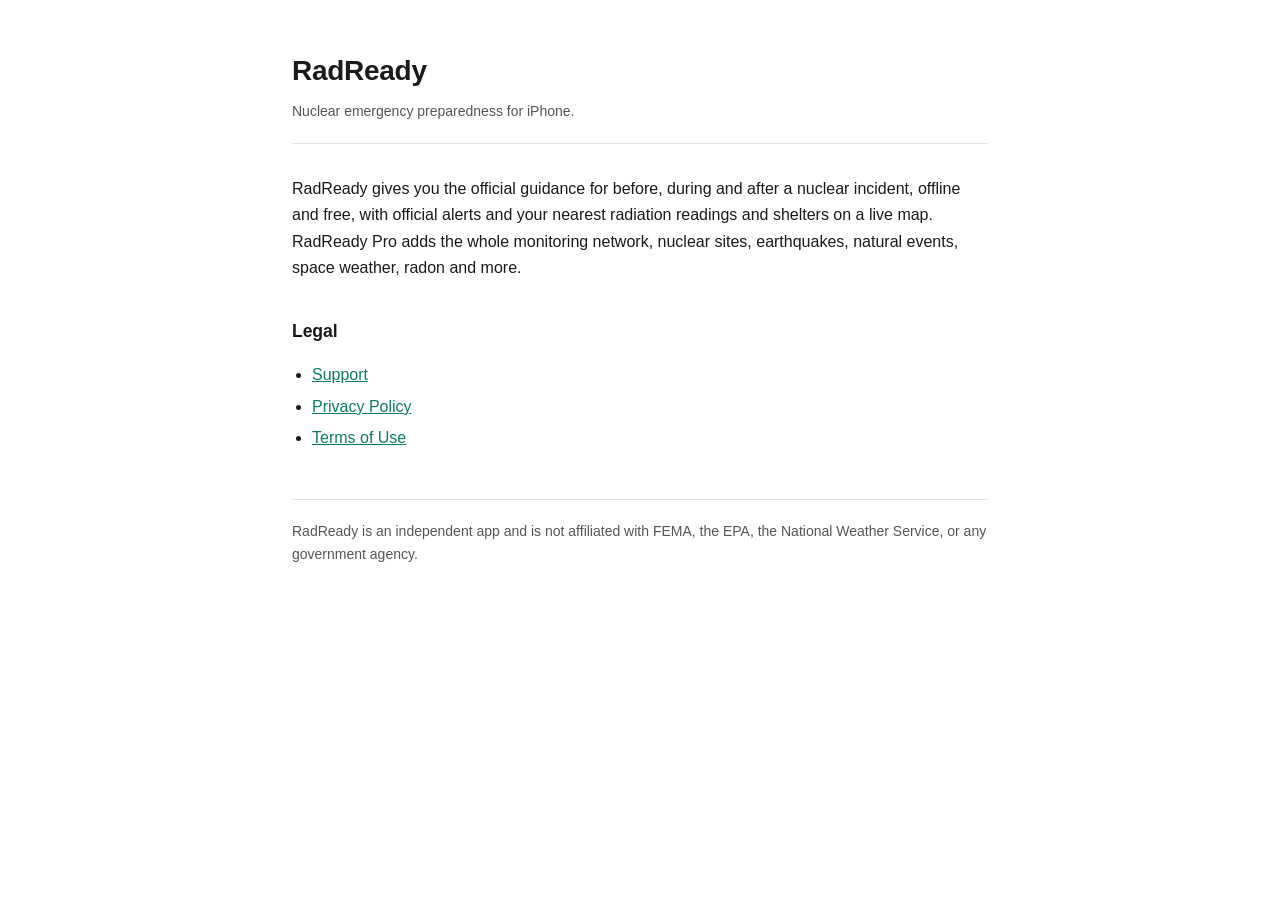
<file: index.html>
<!doctype html>
<html lang="en"><head>
<meta charset="utf-8"><meta name="viewport" content="width=device-width,initial-scale=1">
<title>RadReady</title><link rel="stylesheet" href="_shared.css">
</head><body><div class="wrap">
<header><h1>RadReady</h1><p class="updated">Nuclear emergency preparedness for iPhone.</p></header>
<p>RadReady gives you the official guidance for before, during and after a nuclear incident, offline and free, with official alerts and your nearest radiation readings and shelters on a live map. RadReady Pro adds the whole monitoring network, nuclear sites, earthquakes, natural events, space weather, radon and more.</p>
<h2>Legal</h2>
<ul>
  <li><a href="support/">Support</a></li><li><a href="privacy/">Privacy Policy</a></li>
  <li><a href="terms/">Terms of Use</a></li>
</ul>
<footer>RadReady is an independent app and is not affiliated with FEMA, the EPA, the National Weather Service, or any government agency.</footer>
</div></body></html>
</file>
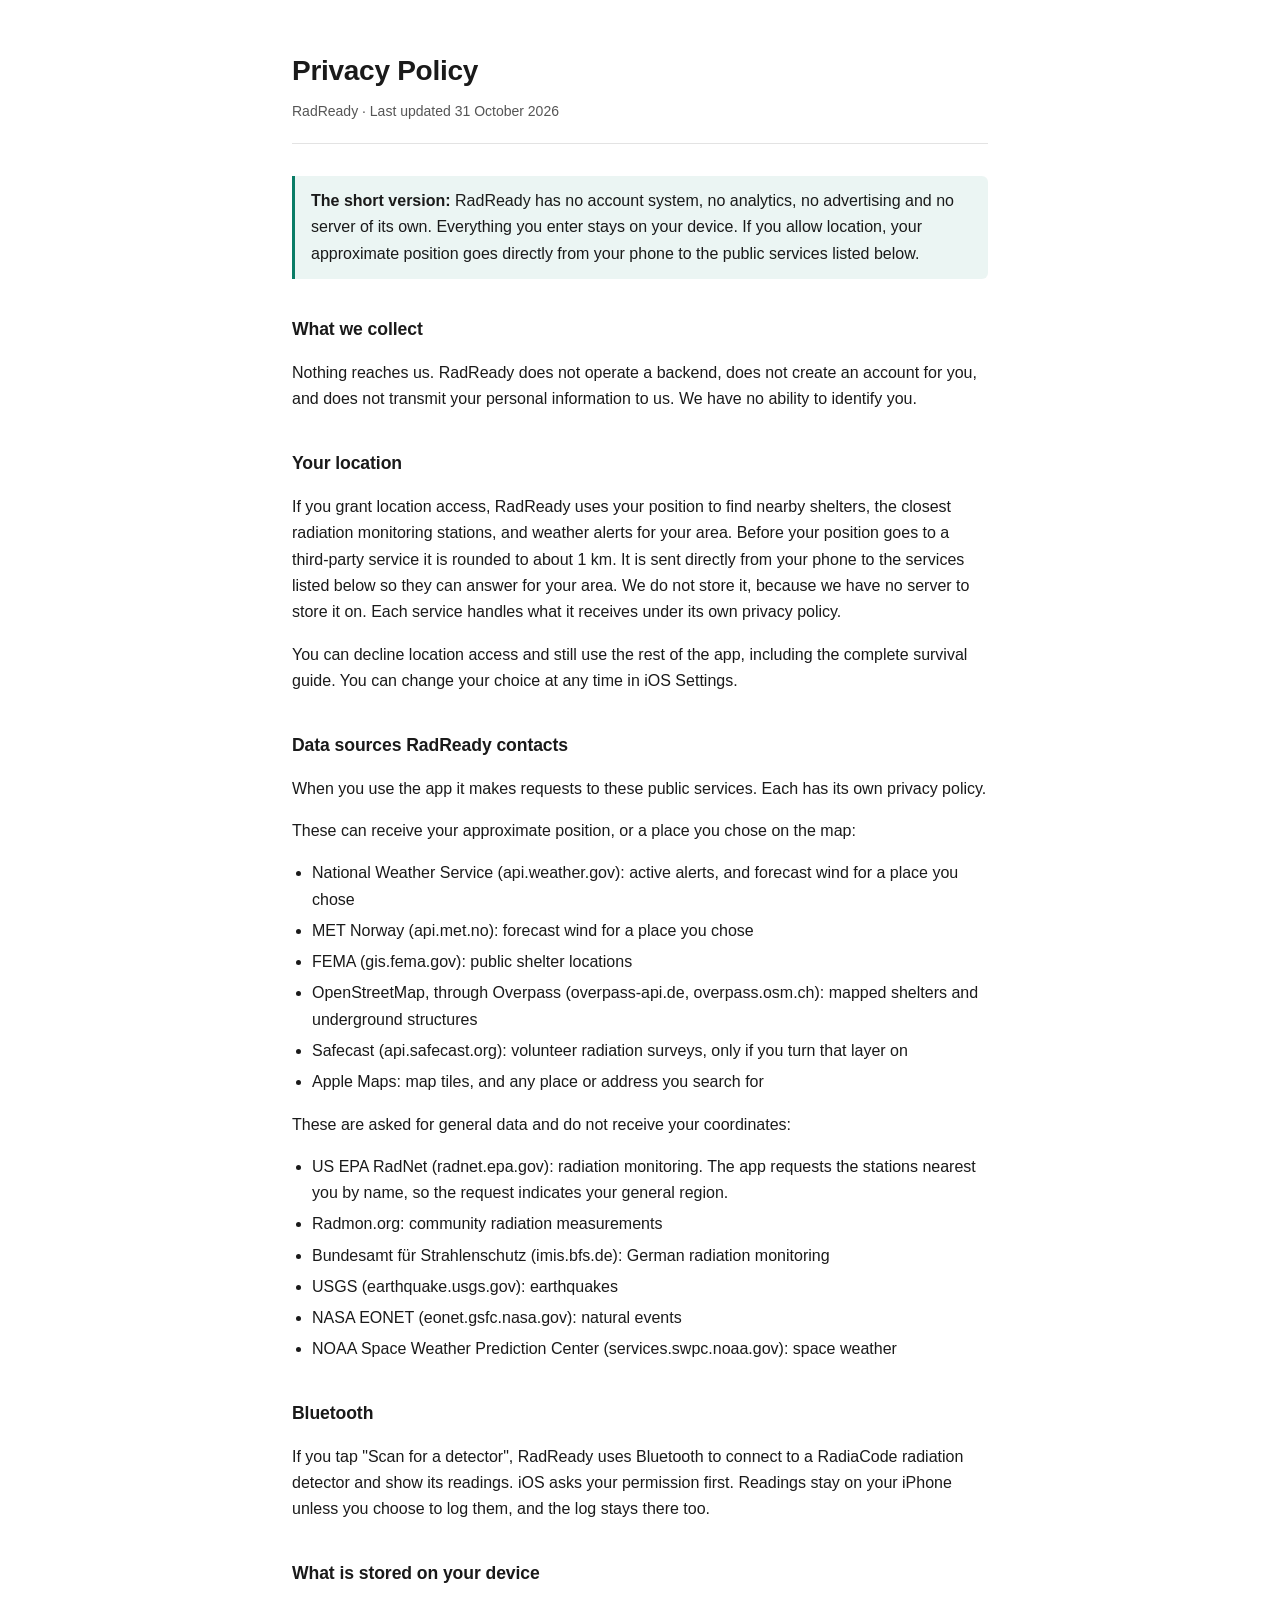
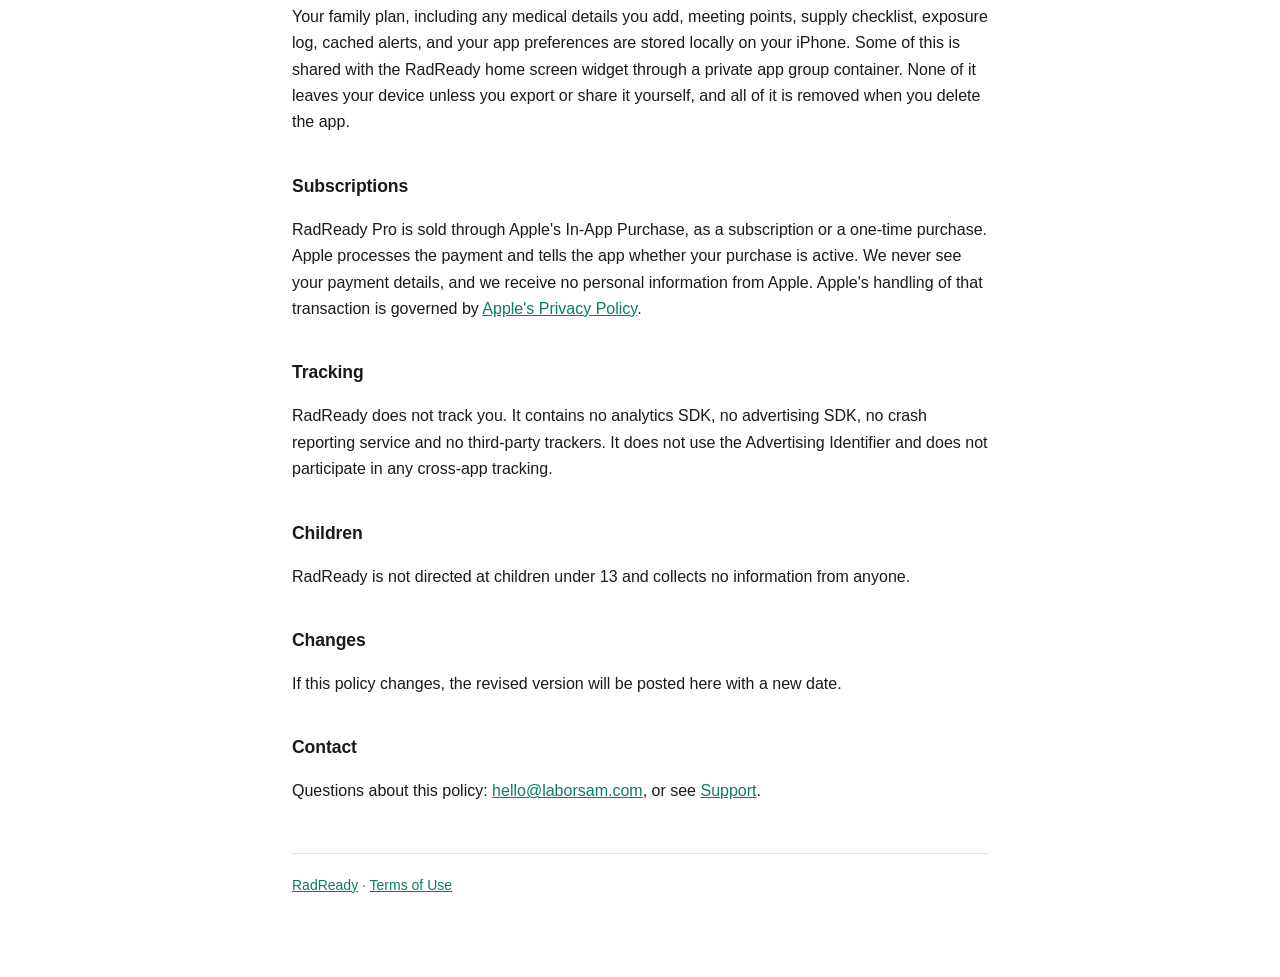
<file: privacy/index.html>
<!doctype html>
<html lang="en"><head>
<meta charset="utf-8"><meta name="viewport" content="width=device-width,initial-scale=1">
<title>RadReady — Privacy Policy</title><link rel="stylesheet" href="../_shared.css">
</head><body><div class="wrap">
<header>
  <h1>Privacy Policy</h1>
  <p class="updated">RadReady · Last updated 31 October 2026</p>
</header>

<div class="note"><strong>The short version:</strong> RadReady has no account system, no analytics, no advertising and no server of its own. Everything you enter stays on your device. If you allow location, your approximate position goes directly from your phone to the public services listed below.</div>

<h2>What we collect</h2>
<p>Nothing reaches us. RadReady does not operate a backend, does not create an account for you, and does not transmit your personal information to us. We have no ability to identify you.</p>

<h2>Your location</h2>
<p>If you grant location access, RadReady uses your position to find nearby shelters, the closest radiation monitoring stations, and weather alerts for your area. Before your position goes to a third-party service it is rounded to about 1 km. It is sent directly from your phone to the services listed below so they can answer for your area. We do not store it, because we have no server to store it on. Each service handles what it receives under its own privacy policy.</p>
<p>You can decline location access and still use the rest of the app, including the complete survival guide. You can change your choice at any time in iOS Settings.</p>

<h2>Data sources RadReady contacts</h2>
<p>When you use the app it makes requests to these public services. Each has its own privacy policy.</p>
<p>These can receive your approximate position, or a place you chose on the map:</p>
<ul>
<li>National Weather Service (api.weather.gov): active alerts, and forecast wind for a place you chose</li>
<li>MET Norway (api.met.no): forecast wind for a place you chose</li>
<li>FEMA (gis.fema.gov): public shelter locations</li>
<li>OpenStreetMap, through Overpass (overpass-api.de, overpass.osm.ch): mapped shelters and underground structures</li>
<li>Safecast (api.safecast.org): volunteer radiation surveys, only if you turn that layer on</li>
<li>Apple Maps: map tiles, and any place or address you search for</li>
</ul>
<p>These are asked for general data and do not receive your coordinates:</p>
<ul>
<li>US EPA RadNet (radnet.epa.gov): radiation monitoring. The app requests the stations nearest you by name, so the request indicates your general region.</li>
<li>Radmon.org: community radiation measurements</li>
<li>Bundesamt für Strahlenschutz (imis.bfs.de): German radiation monitoring</li>
<li>USGS (earthquake.usgs.gov): earthquakes</li>
<li>NASA EONET (eonet.gsfc.nasa.gov): natural events</li>
<li>NOAA Space Weather Prediction Center (services.swpc.noaa.gov): space weather</li>
</ul>

<h2>Bluetooth</h2>
<p>If you tap "Scan for a detector", RadReady uses Bluetooth to connect to a RadiaCode radiation detector and show its readings. iOS asks your permission first. Readings stay on your iPhone unless you choose to log them, and the log stays there too.</p>

<h2>What is stored on your device</h2>
<p>Your family plan, including any medical details you add, meeting points, supply checklist, exposure log, cached alerts, and your app preferences are stored locally on your iPhone. Some of this is shared with the RadReady home screen widget through a private app group container. None of it leaves your device unless you export or share it yourself, and all of it is removed when you delete the app.</p>

<h2>Subscriptions</h2>
<p>RadReady Pro is sold through Apple's In-App Purchase, as a subscription or a one-time purchase. Apple processes the payment and tells the app whether your purchase is active. We never see your payment details, and we receive no personal information from Apple. Apple's handling of that transaction is governed by <a href="https://www.apple.com/legal/privacy/">Apple's Privacy Policy</a>.</p>

<h2>Tracking</h2>
<p>RadReady does not track you. It contains no analytics SDK, no advertising SDK, no crash reporting service and no third-party trackers. It does not use the Advertising Identifier and does not participate in any cross-app tracking.</p>

<h2>Children</h2>
<p>RadReady is not directed at children under 13 and collects no information from anyone.</p>

<h2>Changes</h2>
<p>If this policy changes, the revised version will be posted here with a new date.</p>

<h2>Contact</h2>
<p>Questions about this policy: <a href="mailto:hello@laborsam.com">hello@laborsam.com</a>, or see <a href="../support/">Support</a>.</p>

<footer><a href="../">RadReady</a> · <a href="../terms/">Terms of Use</a></footer>
</div></body></html>
</file>
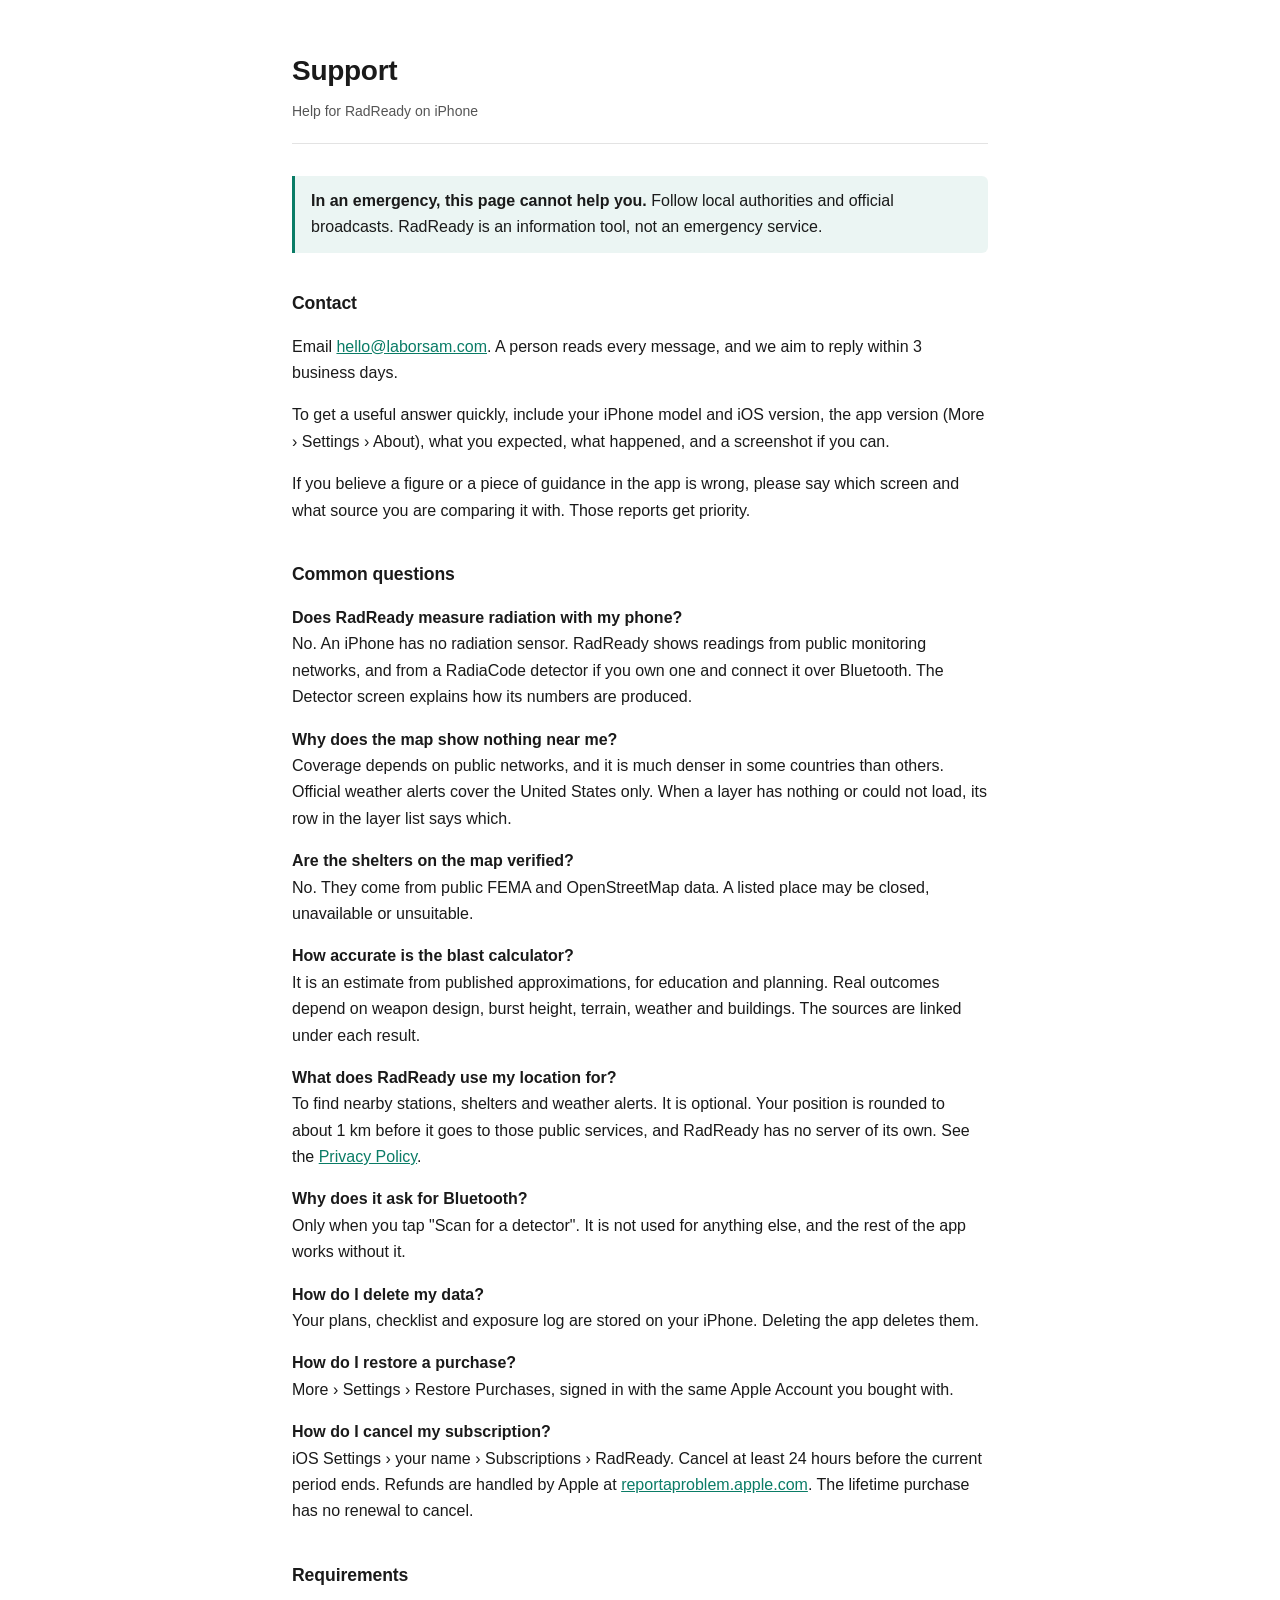
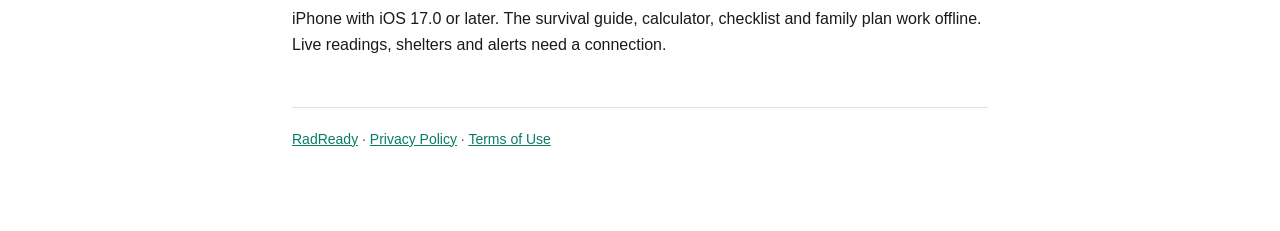
<file: support/index.html>
<!doctype html>
<html lang="en"><head>
<meta charset="utf-8"><meta name="viewport" content="width=device-width,initial-scale=1">
<title>RadReady — Support</title><link rel="stylesheet" href="../_shared.css">
</head><body><div class="wrap">
<header>
  <h1>Support</h1>
  <p class="updated">Help for RadReady on iPhone</p>
</header>

<div class="note"><strong>In an emergency, this page cannot help you.</strong> Follow local authorities and official broadcasts. RadReady is an information tool, not an emergency service.</div>

<h2>Contact</h2>
<p>Email <a href="mailto:hello@laborsam.com">hello@laborsam.com</a>. A person reads every message, and we aim to reply within 3 business days.</p>
<p>To get a useful answer quickly, include your iPhone model and iOS version, the app version (More › Settings › About), what you expected, what happened, and a screenshot if you can.</p>
<p>If you believe a figure or a piece of guidance in the app is wrong, please say which screen and what source you are comparing it with. Those reports get priority.</p>

<h2>Common questions</h2>

<p><strong>Does RadReady measure radiation with my phone?</strong><br>No. An iPhone has no radiation sensor. RadReady shows readings from public monitoring networks, and from a RadiaCode detector if you own one and connect it over Bluetooth. The Detector screen explains how its numbers are produced.</p>

<p><strong>Why does the map show nothing near me?</strong><br>Coverage depends on public networks, and it is much denser in some countries than others. Official weather alerts cover the United States only. When a layer has nothing or could not load, its row in the layer list says which.</p>

<p><strong>Are the shelters on the map verified?</strong><br>No. They come from public FEMA and OpenStreetMap data. A listed place may be closed, unavailable or unsuitable.</p>

<p><strong>How accurate is the blast calculator?</strong><br>It is an estimate from published approximations, for education and planning. Real outcomes depend on weapon design, burst height, terrain, weather and buildings. The sources are linked under each result.</p>

<p><strong>What does RadReady use my location for?</strong><br>To find nearby stations, shelters and weather alerts. It is optional. Your position is rounded to about 1 km before it goes to those public services, and RadReady has no server of its own. See the <a href="../privacy/">Privacy Policy</a>.</p>

<p><strong>Why does it ask for Bluetooth?</strong><br>Only when you tap "Scan for a detector". It is not used for anything else, and the rest of the app works without it.</p>

<p><strong>How do I delete my data?</strong><br>Your plans, checklist and exposure log are stored on your iPhone. Deleting the app deletes them.</p>

<p><strong>How do I restore a purchase?</strong><br>More › Settings › Restore Purchases, signed in with the same Apple Account you bought with.</p>

<p><strong>How do I cancel my subscription?</strong><br>iOS Settings › your name › Subscriptions › RadReady. Cancel at least 24 hours before the current period ends. Refunds are handled by Apple at <a href="https://reportaproblem.apple.com">reportaproblem.apple.com</a>. The lifetime purchase has no renewal to cancel.</p>

<h2>Requirements</h2>
<p>iPhone with iOS 17.0 or later. The survival guide, calculator, checklist and family plan work offline. Live readings, shelters and alerts need a connection.</p>

<footer><a href="../">RadReady</a> · <a href="../privacy/">Privacy Policy</a> · <a href="../terms/">Terms of Use</a></footer>
</div></body></html>
</file>
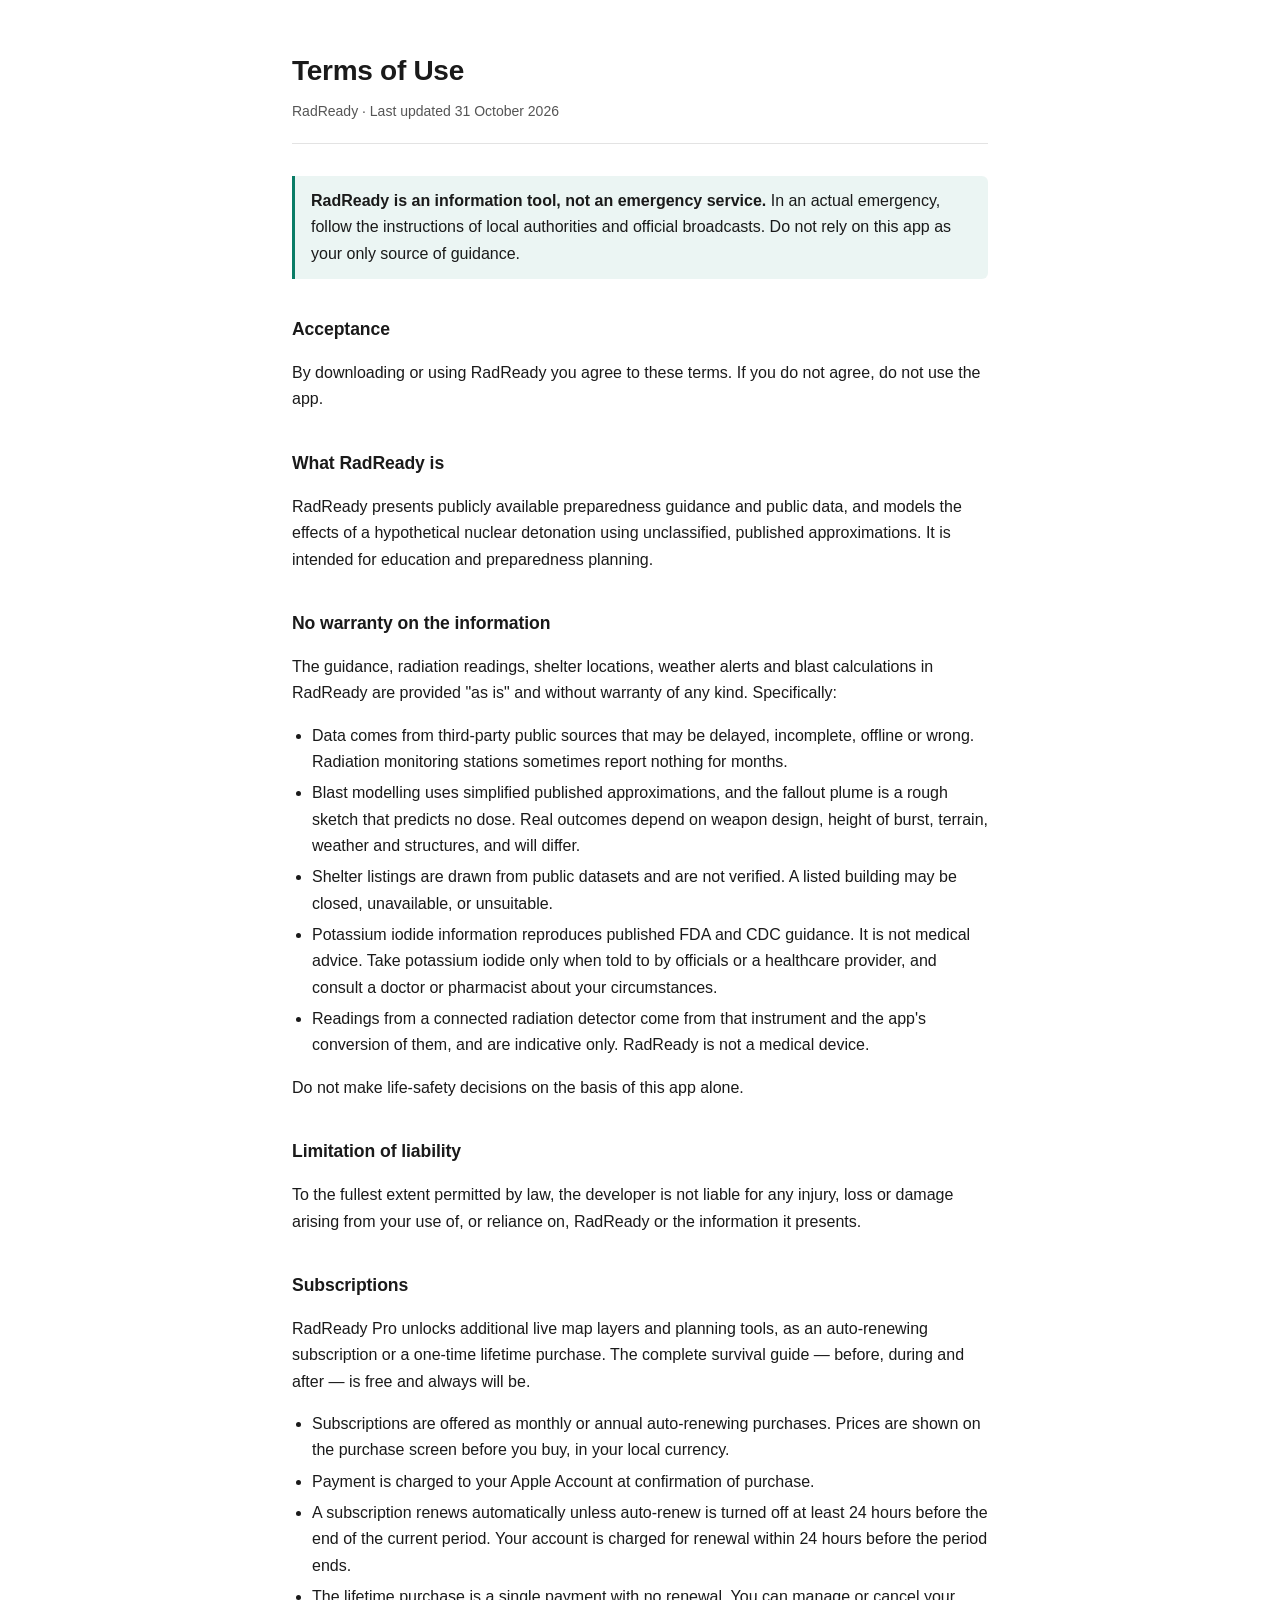
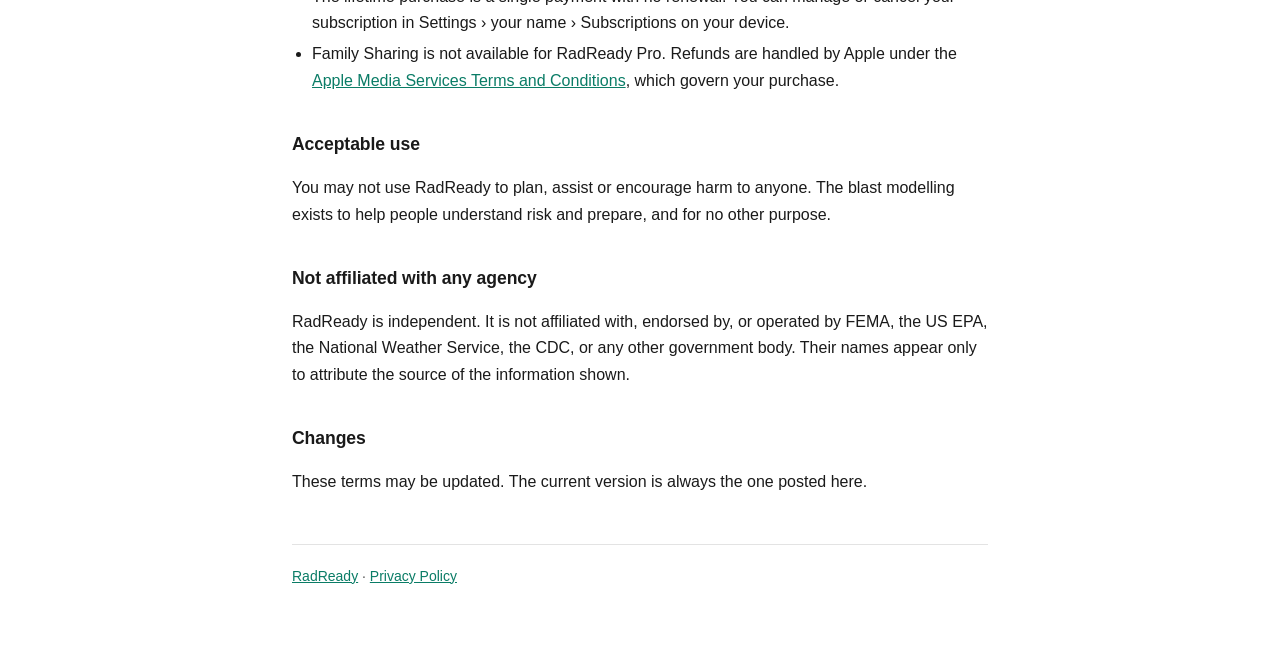
<file: terms/index.html>
<!doctype html>
<html lang="en"><head>
<meta charset="utf-8"><meta name="viewport" content="width=device-width,initial-scale=1">
<title>RadReady — Terms of Use</title><link rel="stylesheet" href="../_shared.css">
</head><body><div class="wrap">
<header>
  <h1>Terms of Use</h1>
  <p class="updated">RadReady · Last updated 31 October 2026</p>
</header>

<div class="note"><strong>RadReady is an information tool, not an emergency service.</strong> In an actual emergency, follow the instructions of local authorities and official broadcasts. Do not rely on this app as your only source of guidance.</div>

<h2>Acceptance</h2>
<p>By downloading or using RadReady you agree to these terms. If you do not agree, do not use the app.</p>

<h2>What RadReady is</h2>
<p>RadReady presents publicly available preparedness guidance and public data, and models the effects of a hypothetical nuclear detonation using unclassified, published approximations. It is intended for education and preparedness planning.</p>

<h2>No warranty on the information</h2>
<p>The guidance, radiation readings, shelter locations, weather alerts and blast calculations in RadReady are provided "as is" and without warranty of any kind. Specifically:</p>
<ul>
  <li>Data comes from third-party public sources that may be delayed, incomplete, offline or wrong. Radiation monitoring stations sometimes report nothing for months.</li>
  <li>Blast modelling uses simplified published approximations, and the fallout plume is a rough sketch that predicts no dose. Real outcomes depend on weapon design, height of burst, terrain, weather and structures, and will differ.</li>
  <li>Shelter listings are drawn from public datasets and are not verified. A listed building may be closed, unavailable, or unsuitable.</li>
  <li>Potassium iodide information reproduces published FDA and CDC guidance. It is not medical advice. Take potassium iodide only when told to by officials or a healthcare provider, and consult a doctor or pharmacist about your circumstances.</li>
<li>Readings from a connected radiation detector come from that instrument and the app's conversion of them, and are indicative only. RadReady is not a medical device.</li>
</ul>
<p>Do not make life-safety decisions on the basis of this app alone.</p>

<h2>Limitation of liability</h2>
<p>To the fullest extent permitted by law, the developer is not liable for any injury, loss or damage arising from your use of, or reliance on, RadReady or the information it presents.</p>

<h2>Subscriptions</h2>
<p>RadReady Pro unlocks additional live map layers and planning tools, as an auto-renewing subscription or a one-time lifetime purchase. The complete survival guide — before, during and after — is free and always will be.</p>
<ul>
  <li>Subscriptions are offered as monthly or annual auto-renewing purchases. Prices are shown on the purchase screen before you buy, in your local currency.</li>
  <li>Payment is charged to your Apple Account at confirmation of purchase.</li>
  <li>A subscription renews automatically unless auto-renew is turned off at least 24 hours before the end of the current period. Your account is charged for renewal within 24 hours before the period ends.</li>
  <li>The lifetime purchase is a single payment with no renewal. You can manage or cancel your subscription in Settings › your name › Subscriptions on your device.</li>
  <li>Family Sharing is not available for RadReady Pro. Refunds are handled by Apple under the <a href="https://www.apple.com/legal/internet-services/itunes/">Apple Media Services Terms and Conditions</a>, which govern your purchase.</li>
</ul>

<h2>Acceptable use</h2>
<p>You may not use RadReady to plan, assist or encourage harm to anyone. The blast modelling exists to help people understand risk and prepare, and for no other purpose.</p>

<h2>Not affiliated with any agency</h2>
<p>RadReady is independent. It is not affiliated with, endorsed by, or operated by FEMA, the US EPA, the National Weather Service, the CDC, or any other government body. Their names appear only to attribute the source of the information shown.</p>

<h2>Changes</h2>
<p>These terms may be updated. The current version is always the one posted here.</p>

<footer><a href="../">RadReady</a> · <a href="../privacy/">Privacy Policy</a></footer>
</div></body></html>
</file>
<file: _shared.css>
:root { color-scheme: light dark; --fg:#1a1a1a; --muted:#555; --bg:#fff; --rule:#e3e3e3; --accent:#0a7c66; }
@media (prefers-color-scheme: dark) { :root { --fg:#e8e8e8; --muted:#a0a0a0; --bg:#141414; --rule:#2c2c2c; --accent:#3ddbb0; } }
* { box-sizing: border-box; }
body { margin:0; background:var(--bg); color:var(--fg); font:16px/1.65 -apple-system,BlinkMacSystemFont,"Segoe UI",Roboto,Helvetica,Arial,sans-serif; }
.wrap { max-width: 46rem; margin: 0 auto; padding: 3rem 1.25rem 5rem; }
header { border-bottom:1px solid var(--rule); padding-bottom:1.25rem; margin-bottom:2rem; }
h1 { font-size:1.75rem; margin:0 0 .35rem; letter-spacing:-.01em; }
h2 { font-size:1.1rem; margin:2.25rem 0 .6rem; letter-spacing:-.005em; }
.updated { color:var(--muted); font-size:.875rem; margin:0; }
a { color:var(--accent); }
ul { padding-left:1.25rem; }
li { margin:.3rem 0; }
.note { border-left:3px solid var(--accent); padding:.75rem 1rem; background:color-mix(in srgb, var(--accent) 8%, transparent); border-radius:0 6px 6px 0; margin:1.5rem 0; }
footer { margin-top:3rem; padding-top:1.25rem; border-top:1px solid var(--rule); color:var(--muted); font-size:.875rem; }
</file>
